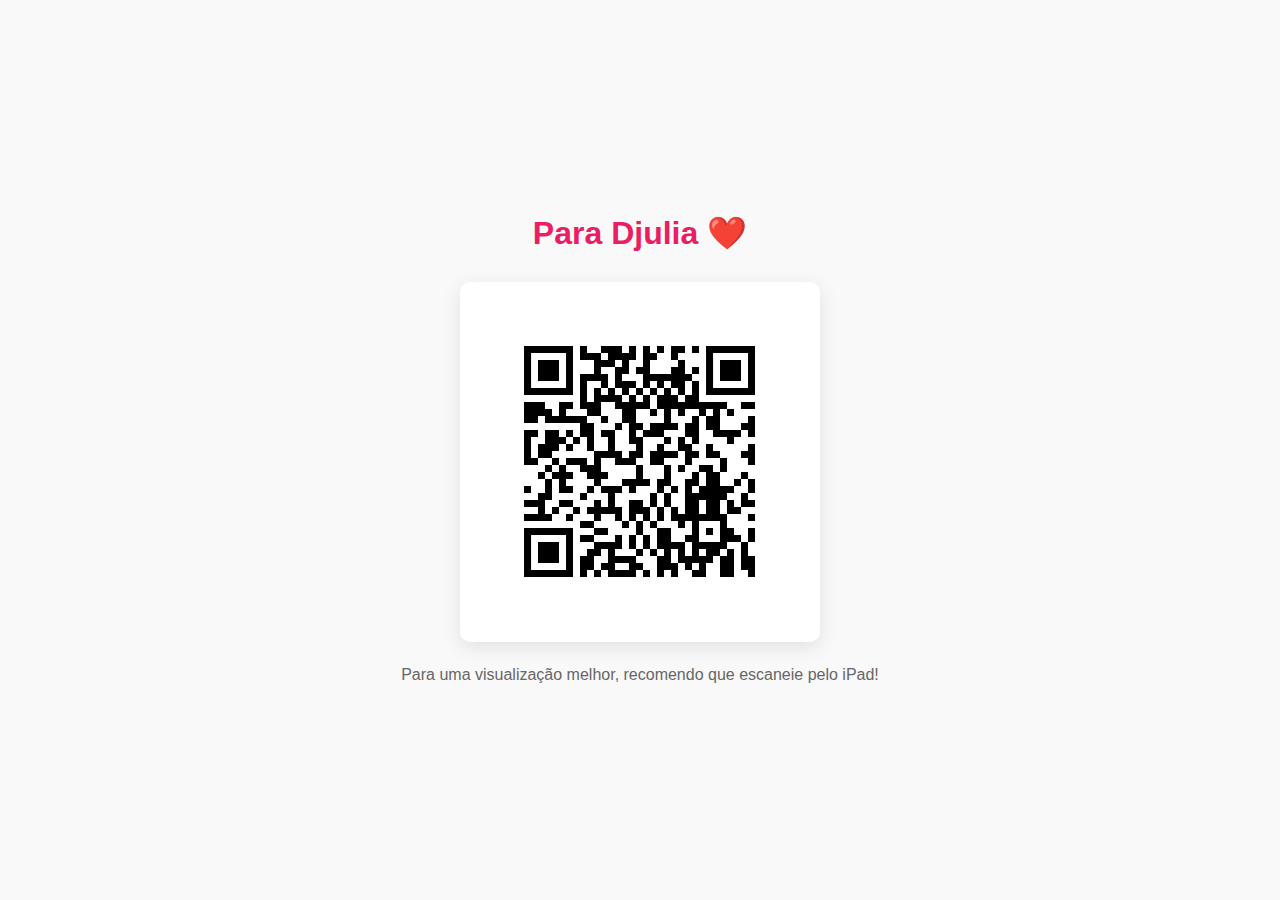
<file: index.html>
<!DOCTYPE html>
<html lang="pt-BR">
<head>
    <meta charset="UTF-8">
    <meta name="viewport" content="width=device-width, initial-scale=1.0">
    <title>Para Djulia</title>
    <link rel="stylesheet" href="index.css">
</head>
<body>
    <h1>Para Djulia ❤️</h1>
    
    <div class="qr-container">
        <img src="images/qrcode.png" alt="Escaneie para conhecer a Djulia" class="qr-image">
    </div>
    
    <p>Para uma visualização melhor, recomendo que escaneie pelo iPad!</p>
</body>
</html>
</file>
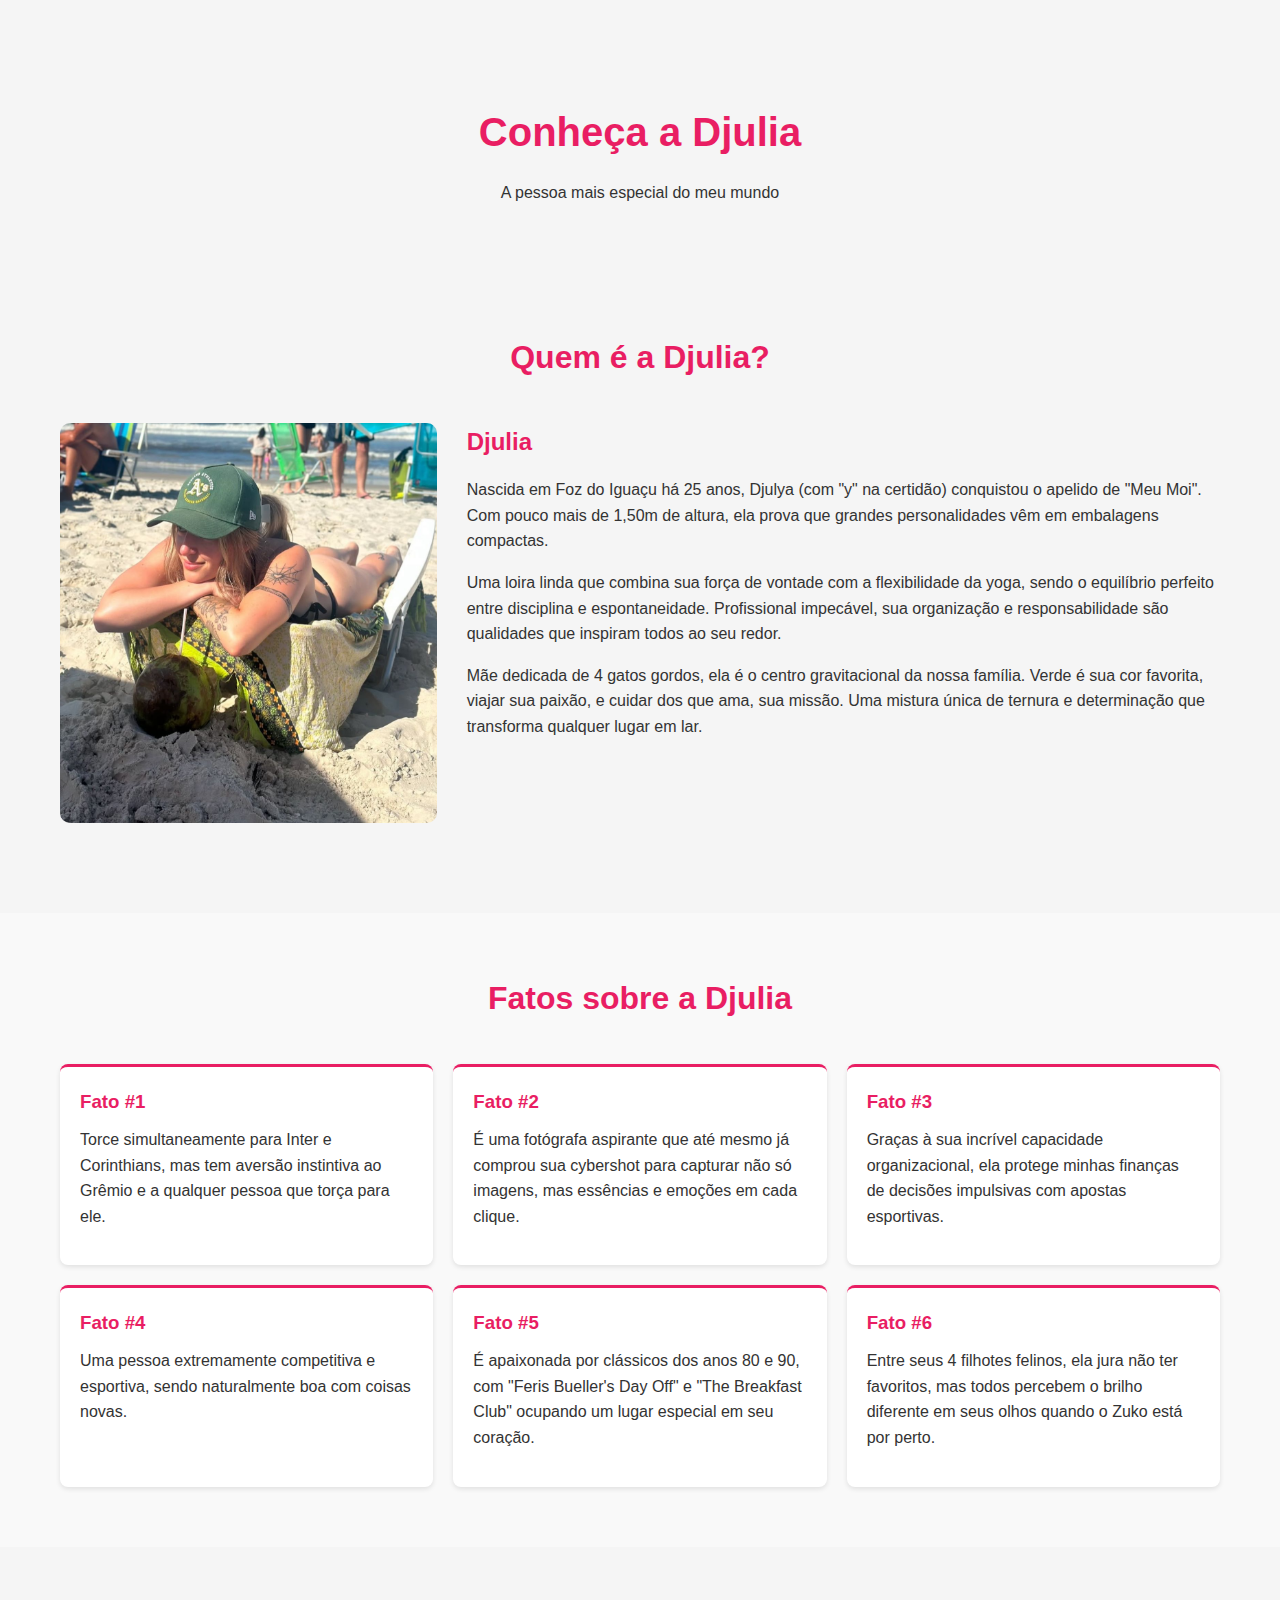
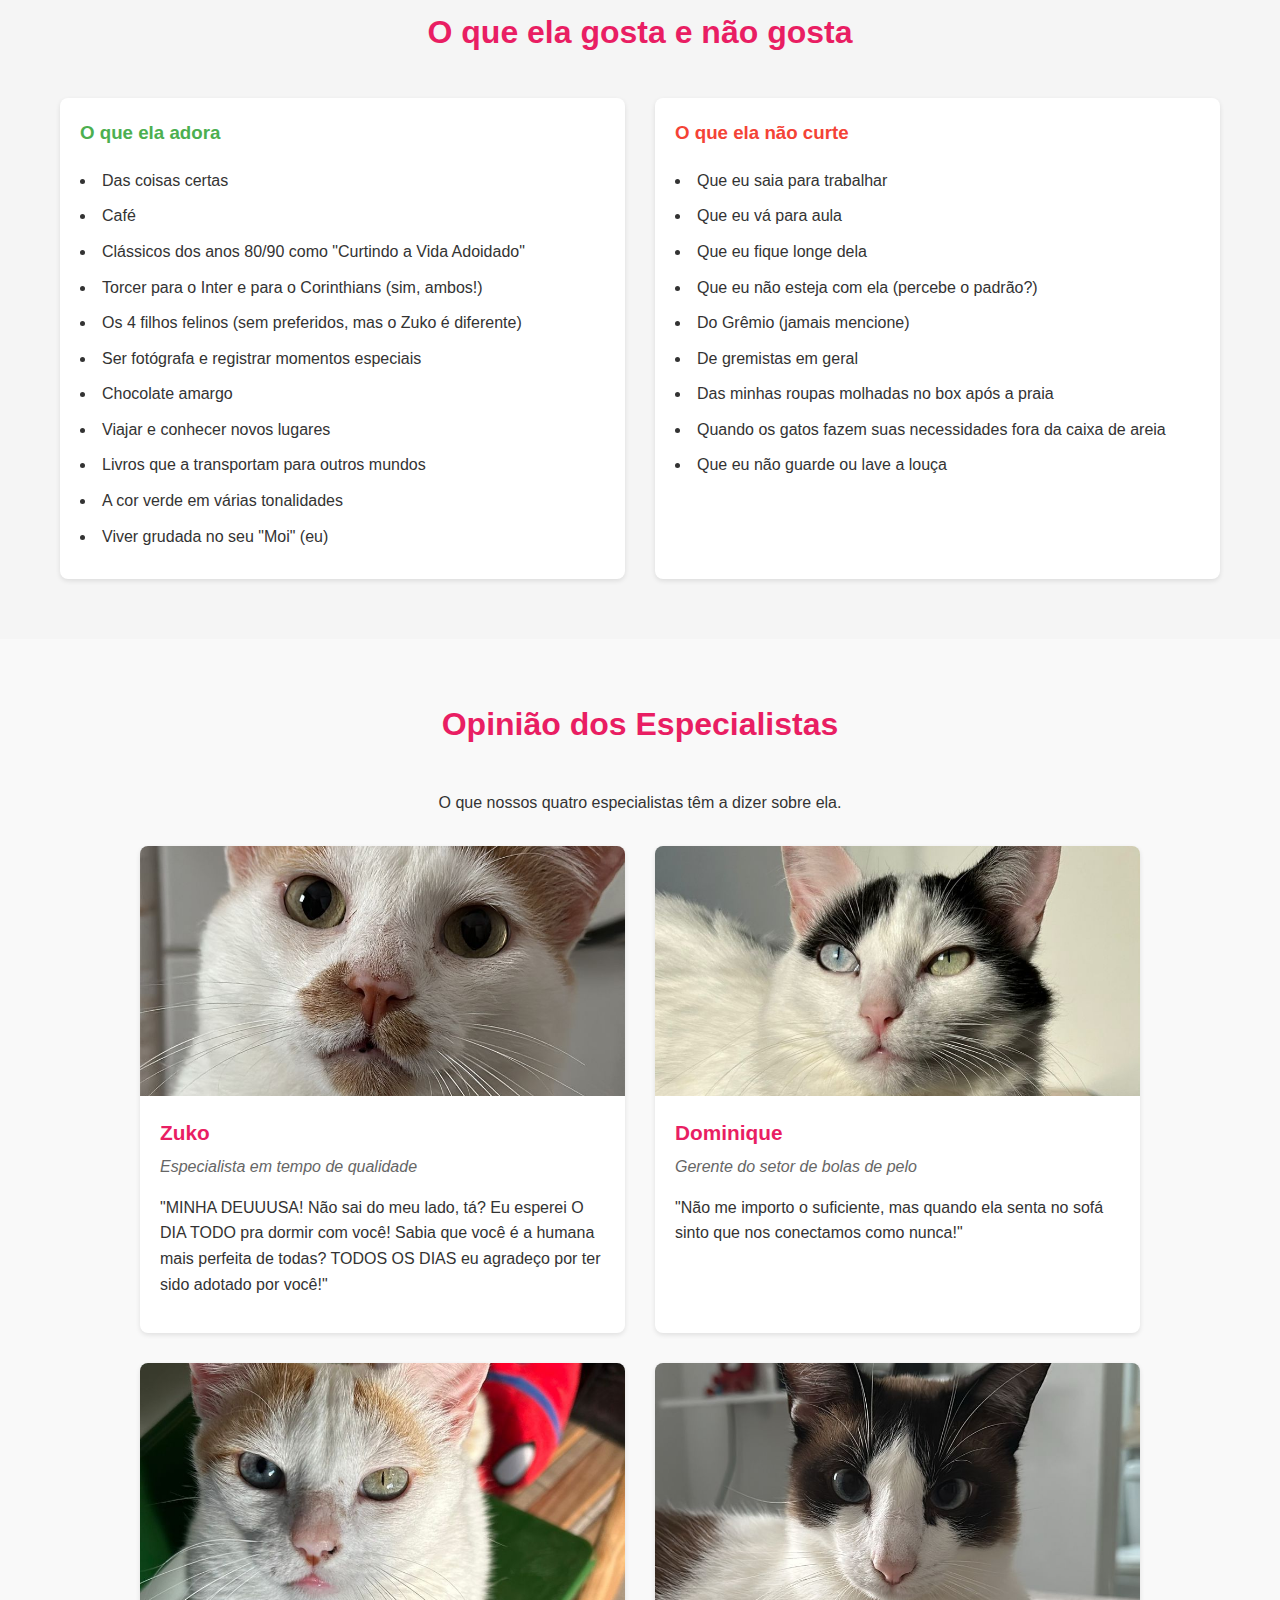
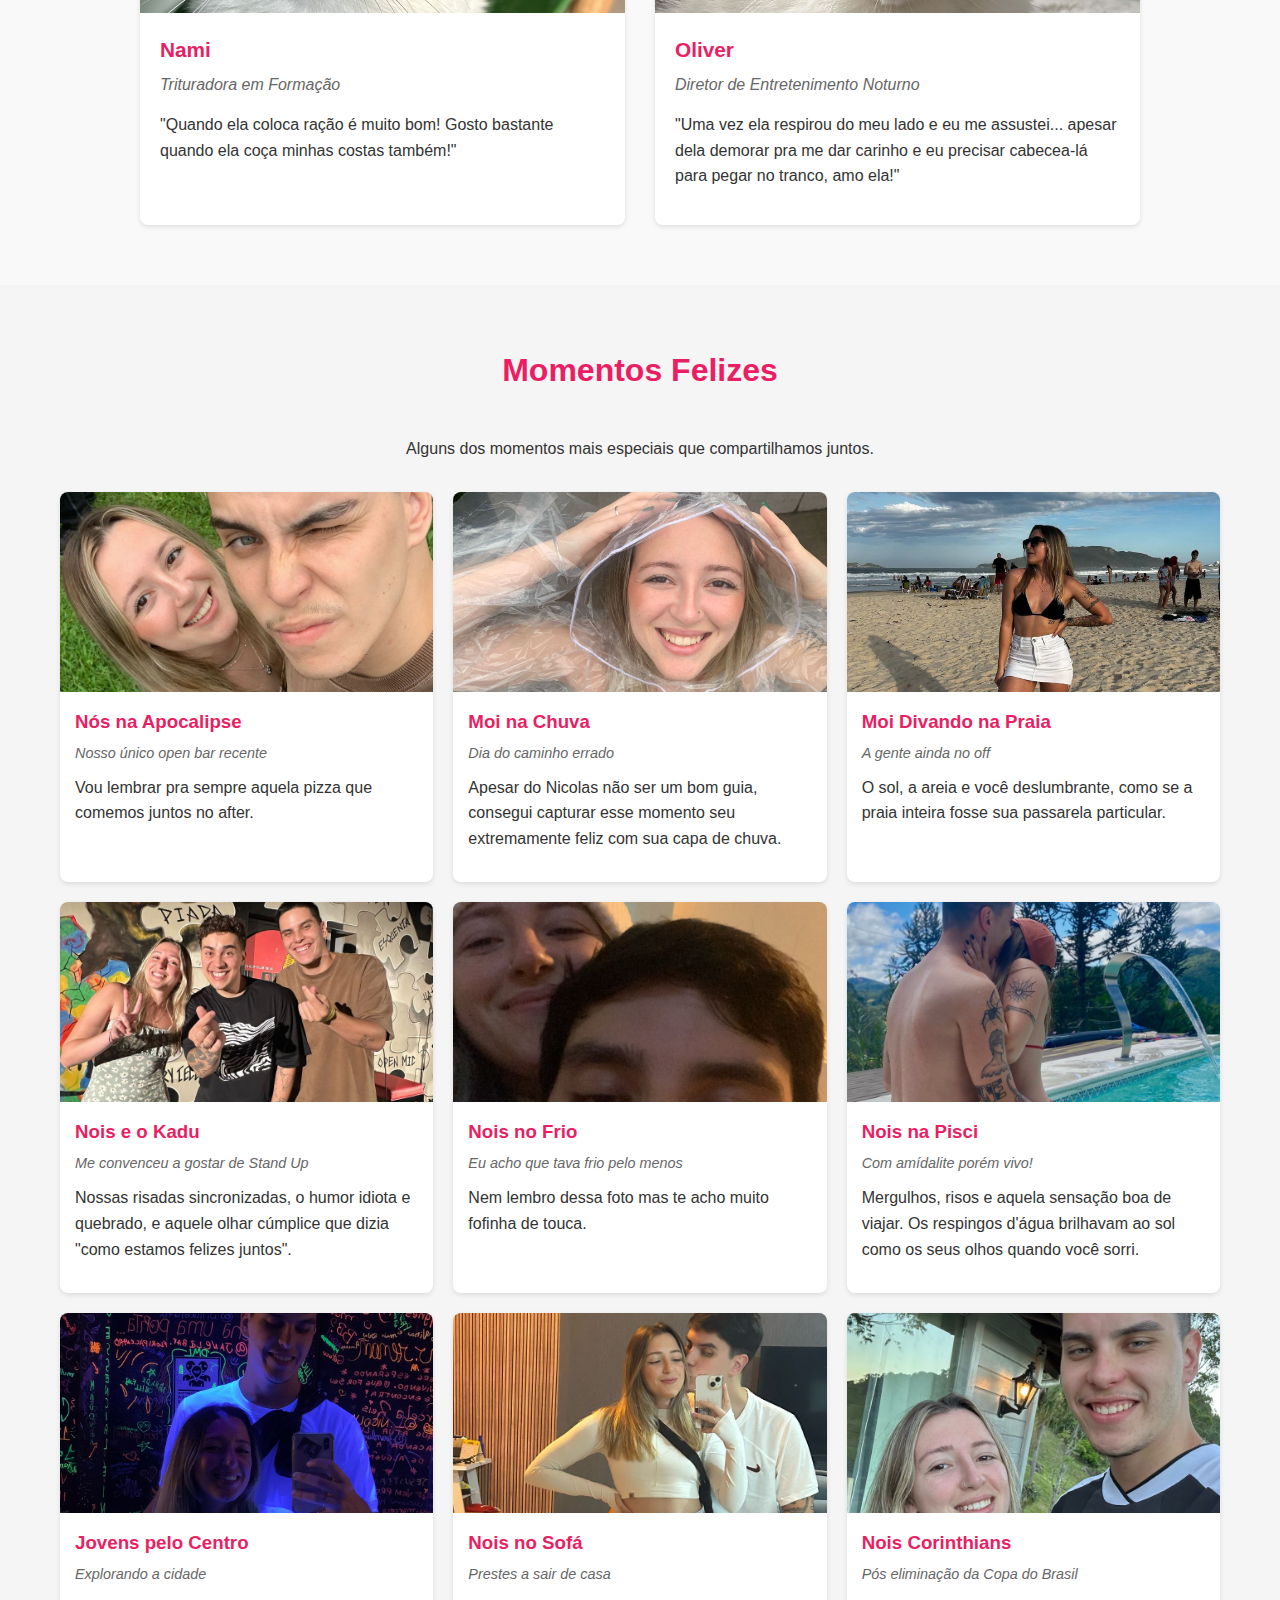
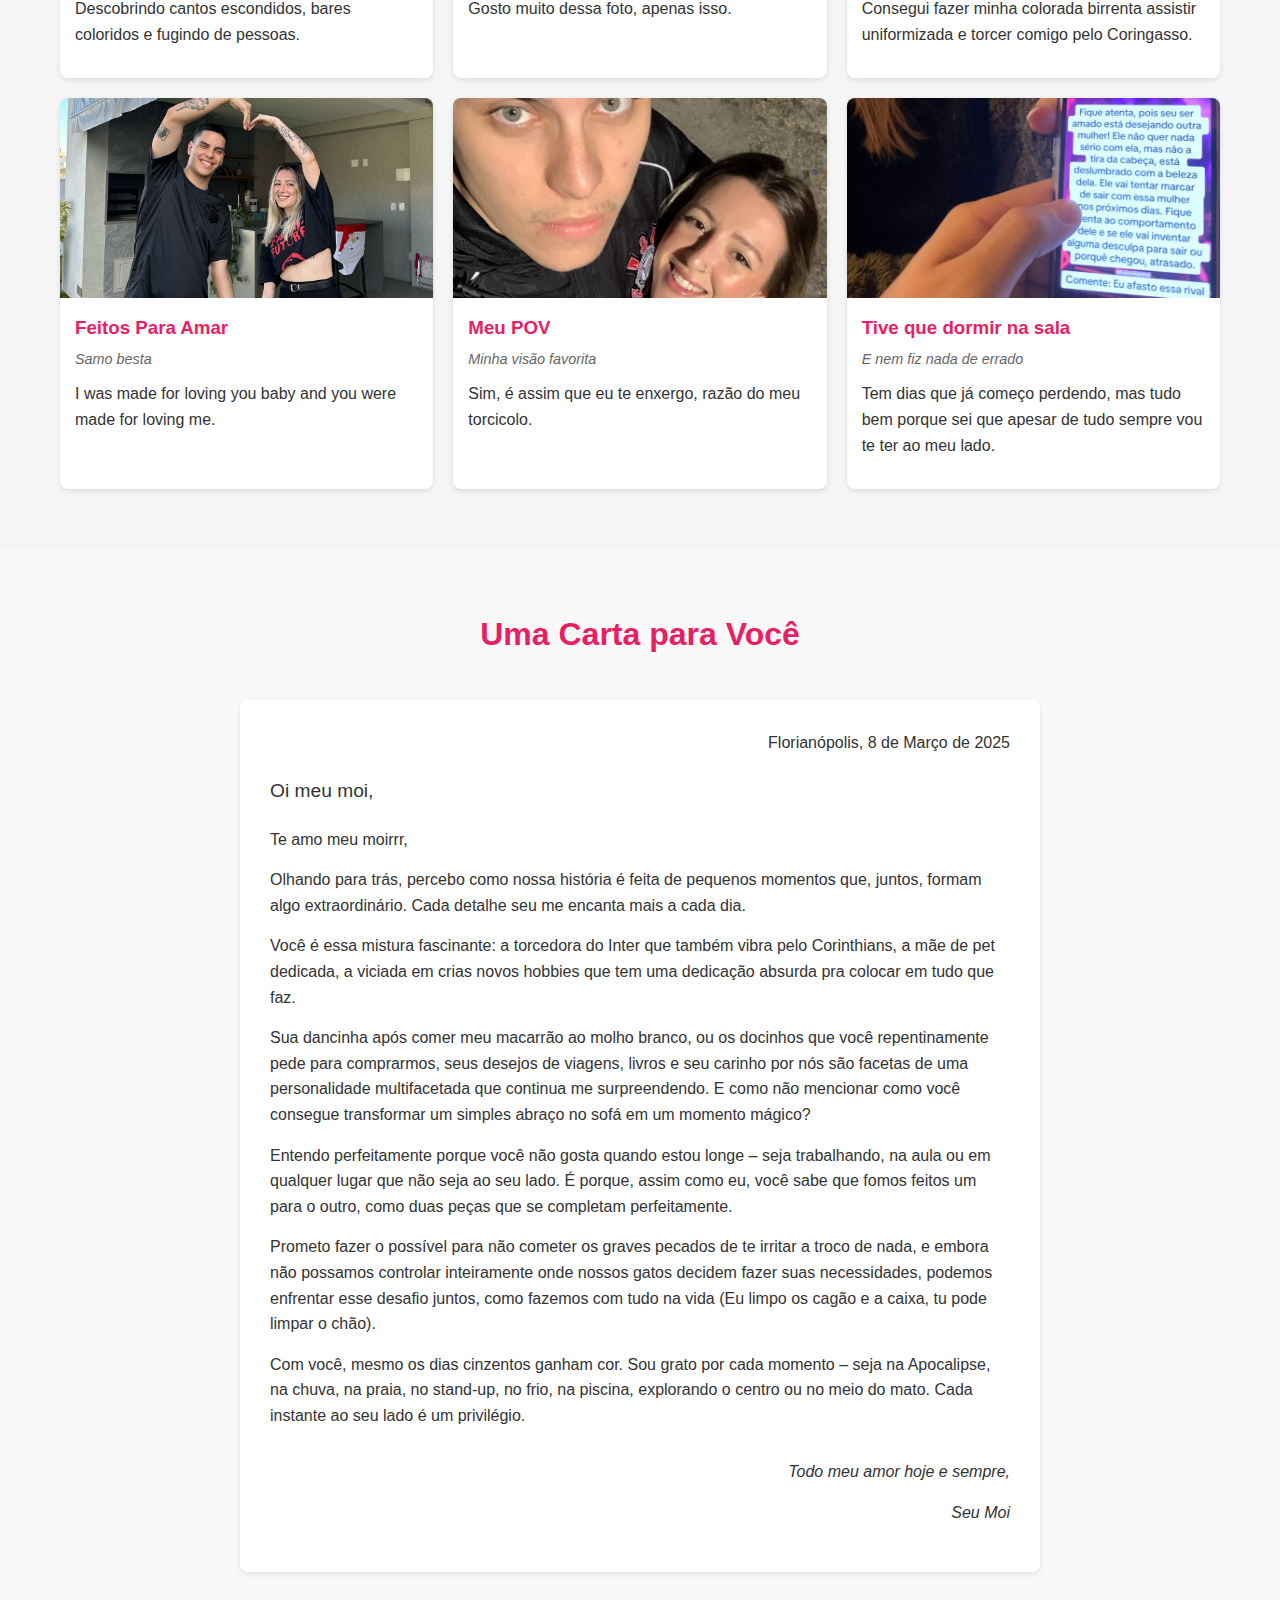
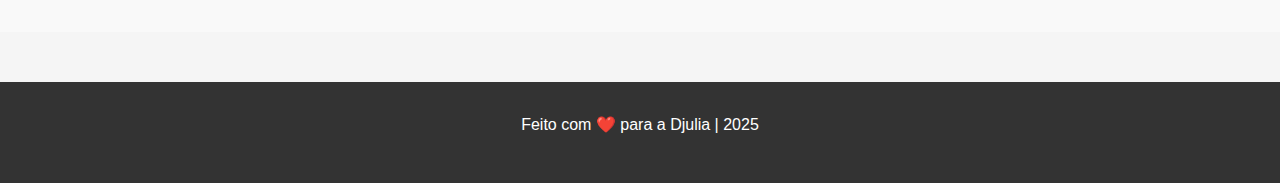
<file: moi.html>
<!DOCTYPE html>
<html lang="pt-BR">
<head>
    <meta charset="UTF-8">
    <meta name="viewport" content="width=device-width, initial-scale=1.0">
    <title>Conheça a Djulia</title>
    <link rel="stylesheet" href="moi.css">
</head>
<body>

    <!-- Header -->
    <header>
        <div class="container">
            <h1>Conheça a Djulia</h1>
            <p>A pessoa mais especial do meu mundo</p>
        </div>
    </header>

    <!-- Seção: Quem é a Djulia -->
    <section id="quem-e">
        <div class="container">
            <h2 class="section-title">Quem é a Djulia?</h2>
            
            <div class="profile">
                <div class="profile-image">
                    <img src="images/moi sol no cur.jpeg" alt="Djulia" class="img-position-center">
                </div>
                
                <div class="profile-content">
                    <h3>Djulia</h3>
                    <p>Nascida em Foz do Iguaçu há 25 anos, Djulya (com "y" na certidão) conquistou o apelido de "Meu Moi". Com pouco mais de 1,50m de altura, ela prova que grandes personalidades vêm em embalagens compactas.</p>
                    <p>Uma loira linda que combina sua força de vontade com a flexibilidade da yoga, sendo o equilíbrio perfeito entre disciplina e espontaneidade. Profissional impecável, sua organização e responsabilidade são qualidades que inspiram todos ao seu redor.</p>
                    <p>Mãe dedicada de 4 gatos gordos, ela é o centro gravitacional da nossa família. Verde é sua cor favorita, viajar sua paixão, e cuidar dos que ama, sua missão. Uma mistura única de ternura e determinação que transforma qualquer lugar em lar.</p>
                </div>
            </div>
        </div>
    </section>

    <!-- Seção: Fatos sobre ela -->
    <section id="fatos" style="background-color: #f9f9f9;">
        <div class="container">
            <h2 class="section-title">Fatos sobre a Djulia</h2>
            
            <div class="fatos-container">
                <div class="fato-card">
                    <h3>Fato #1</h3>
                    <p>Torce simultaneamente para Inter e Corinthians, mas tem aversão instintiva ao Grêmio e a qualquer pessoa que torça para ele.</p>
                </div>
                
                <div class="fato-card">
                    <h3>Fato #2</h3>
                    <p>É uma fotógrafa aspirante que até mesmo já comprou sua cybershot para capturar não só imagens, mas essências e emoções em cada clique.</p>
                </div>
                
                <div class="fato-card">
                    <h3>Fato #3</h3>
                    <p>Graças à sua incrível capacidade organizacional, ela protege minhas finanças de decisões impulsivas com apostas esportivas.</p>
                </div>
                
                <div class="fato-card">
                    <h3>Fato #4</h3>
                    <p>Uma pessoa extremamente competitiva e esportiva, sendo naturalmente boa com coisas novas.</p>
                </div>
                
                <div class="fato-card">
                    <h3>Fato #5</h3>
                    <p>É apaixonada por clássicos dos anos 80 e 90, com "Feris Bueller's Day Off" e "The Breakfast Club" ocupando um lugar especial em seu coração.</p>
                </div>
                
                <div class="fato-card">
                    <h3>Fato #6</h3>
                    <p>Entre seus 4 filhotes felinos, ela jura não ter favoritos, mas todos percebem o brilho diferente em seus olhos quando o Zuko está por perto.</p>
                </div>
            </div>
        </div>
    </section>

    <!-- Seção: O que gosta e não gosta -->
    <section id="gostos">
        <div class="container">
            <h2 class="section-title">O que ela gosta e não gosta</h2>
            
            <div class="gostos-container">
                <div class="gosta">
                    <h3>O que ela adora</h3>
                    <ul class="lista-gostos">
                        <li>Das coisas certas</li>
                        <li>Café</li>
                        <li>Clássicos dos anos 80/90 como "Curtindo a Vida Adoidado"</li>
                        <li>Torcer para o Inter e para o Corinthians (sim, ambos!)</li>
                        <li>Os 4 filhos felinos (sem preferidos, mas o Zuko é diferente)</li>
                        <li>Ser fotógrafa e registrar momentos especiais</li>
                        <li>Chocolate amargo</li>
                        <li>Viajar e conhecer novos lugares</li>
                        <li>Livros que a transportam para outros mundos</li>
                        <li>A cor verde em várias tonalidades</li>
                        <li>Viver grudada no seu "Moi" (eu)</li>
                    </ul>
                </div>
                
                <div class="nao-gosta">
                    <h3>O que ela não curte</h3>
                    <ul class="lista-gostos">
                        <li>Que eu saia para trabalhar</li>
                        <li>Que eu vá para aula</li>
                        <li>Que eu fique longe dela</li>
                        <li>Que eu não esteja com ela (percebe o padrão?)</li>
                        <li>Do Grêmio (jamais mencione)</li>
                        <li>De gremistas em geral</li>
                        <li>Das minhas roupas molhadas no box após a praia</li>
                        <li>Quando os gatos fazem suas necessidades fora da caixa de areia</li>
                        <li>Que eu não guarde ou lave a louça</li>
                    </ul>
                </div>
            </div>
        </div>
    </section>

    <!-- Seção: Opinião dos Especialistas (Gatos) -->
    <section id="especialistas" style="background-color: #f9f9f9;">
        <div class="container">
            <h2 class="section-title">Opinião dos Especialistas</h2>
            <p style="text-align: center; margin-bottom: 30px;">O que nossos quatro especialistas têm a dizer sobre ela.</p>
            
            <div class="especialistas-container">
                <div class="especialista-card">
                    <img src="images/zuk.jpeg" alt="Zuko" class="especialista-img" id="zuko-img">
                    <div class="especialista-content">
                        <h3 class="especialista-nome">Zuko</h3>
                        <p class="especialista-titulo">Especialista em tempo de qualidade</p>
                        <p>"MINHA DEUUUSA! Não sai do meu lado, tá? Eu esperei O DIA TODO pra dormir com você! Sabia que você é a humana mais perfeita de todas? TODOS OS DIAS eu agradeço por ter sido adotado por você!"</p>
                    </div>
                </div>
                
                <div class="especialista-card">
                    <img src="images/moniq.jpeg" alt="Dominique" class="especialista-img" id="dominique-img">
                    <div class="especialista-content">
                        <h3 class="especialista-nome">Dominique</h3>
                        <p class="especialista-titulo">Gerente do setor de bolas de pelo</p>
                        <p>"Não me importo o suficiente, mas quando ela senta no sofá sinto que nos conectamos como nunca!"</p>
                    </div>
                </div>
                
                <div class="especialista-card">
                    <img src="images/nonna.jpeg" alt="Nami" class="especialista-img" id="nami-img">
                    <div class="especialista-content">
                        <h3 class="especialista-nome">Nami</h3>
                        <p class="especialista-titulo">Trituradora em Formação</p>
                        <p>"Quando ela coloca ração é muito bom! Gosto bastante quando ela coça minhas costas também!"</p>
                    </div>
                </div>
                
                <div class="especialista-card">
                    <img src="images/opiley.jpeg" alt="Oliver" class="especialista-img" id="oliver-img">
                    <div class="especialista-content">
                        <h3 class="especialista-nome">Oliver</h3>
                        <p class="especialista-titulo">Diretor de Entretenimento Noturno</p>
                        <p>"Uma vez ela respirou do meu lado e eu me assustei... apesar dela demorar pra me dar carinho e eu precisar cabecea-lá para pegar no tranco, amo ela!"</p>
                    </div>
                </div>
        </div>
    </section>

    <!-- Seção: Momentos Felizes -->
    <section id="momentos">
        <div class="container">
            <h2 class="section-title">Momentos Felizes</h2>
            <p style="text-align: center; margin-bottom: 30px;">Alguns dos momentos mais especiais que compartilhamos juntos.</p>
            
            <div class="momentos-container">
                <div class="momento-card">
                    <div class="momento-img-container">
                        <img src="images/mois apoca.jpeg" alt="Apocalipse" class="momento-img" id="apocalipse-img">
                    </div>
                    <div class="momento-content">
                        <h3 class="momento-titulo">Nós na Apocalipse</h3>
                        <p class="momento-data">Nosso único open bar recente</p>
                        <p>Vou lembrar pra sempre aquela pizza que comemos juntos no after.</p>
                    </div>
                </div>
                
                <div class="momento-card">
                    <div class="momento-img-container">
                        <img src="images/moi chuva.jpeg" alt="Chuva" class="momento-img" id="chuva-img">
                    </div>
                    <div class="momento-content">
                        <h3 class="momento-titulo">Moi na Chuva</h3>
                        <p class="momento-data">Dia do caminho errado</p>
                        <p>Apesar do Nicolas não ser um bom guia, consegui capturar esse momento seu extremamente feliz com sua capa de chuva.</p>
                    </div>
                </div>
                
                <div class="momento-card">
                    <div class="momento-img-container">
                        <img src="images/moi praia de pe.jpeg" alt="Praia" class="momento-img" id="praia-img">
                    </div>
                    <div class="momento-content">
                        <h3 class="momento-titulo">Moi Divando na Praia</h3>
                        <p class="momento-data">A gente ainda no off</p>
                        <p>O sol, a areia e você deslumbrante, como se a praia inteira fosse sua passarela particular.</p>
                    </div>
                </div>
                
                <div class="momento-card">
                    <div class="momento-img-container">
                        <img src="images/kadu.jpeg" alt="Stand Up" class="momento-img" id="kadu-img">
                    </div>
                    <div class="momento-content">
                        <h3 class="momento-titulo">Nois e o Kadu</h3>
                        <p class="momento-data">Me convenceu a gostar de Stand Up</p>
                        <p>Nossas risadas sincronizadas, o humor idiota e quebrado, e aquele olhar cúmplice que dizia "como estamos felizes juntos".</p>
                    </div>
                </div>
                
                <div class="momento-card">
                    <div class="momento-img-container">
                        <img src="images/mois friu.jpeg" alt="Abraço" class="momento-img" id="frio-img">
                    </div>
                    <div class="momento-content">
                        <h3 class="momento-titulo">Nois no Frio</h3>
                        <p class="momento-data">Eu acho que tava frio pelo menos</p>
                        <p>Nem lembro dessa foto mas te acho muito fofinha de touca.</p>
                    </div>
                </div>
                
                <div class="momento-card">
                    <div class="momento-img-container">
                        <img src="images/mois piscina anita.jpeg" alt="Piscina" class="momento-img" id="pisci-img">
                    </div>
                    <div class="momento-content">
                        <h3 class="momento-titulo">Nois na Pisci</h3>
                        <p class="momento-data">Com amídalite porém vivo!</p>
                        <p>Mergulhos, risos e aquela sensação boa de viajar. Os respingos d'água brilhavam ao sol como os seus olhos quando você sorri.</p>
                    </div>
                </div>
                
                <div class="momento-card">
                    <div class="momento-img-container">
                        <img src="images/mois reluzentes.jpeg" alt="Centro" class="momento-img" id="centro-img">
                    </div>
                    <div class="momento-content">
                        <h3 class="momento-titulo">Jovens pelo Centro</h3>
                        <p class="momento-data">Explorando a cidade</p>
                        <p>Descobrindo cantos escondidos, bares coloridos e fugindo de pessoas.</p>
                    </div>
                </div>
                
                <div class="momento-card">
                    <div class="momento-img-container">
                        <img src="images/mois sofa besos.jpeg" alt="Sofá" class="momento-img" id="sofa-img">
                    </div>
                    <div class="momento-content">
                        <h3 class="momento-titulo">Nois no Sofá</h3>
                        <p class="momento-data">Prestes a sair de casa</p>
                        <p>Gosto muito dessa foto, apenas isso.</p>
                    </div>
                </div>
                
                <div class="momento-card">
                    <div class="momento-img-container">
                        <img src="images/mois corinthas.jpeg" alt="Corinthians" class="momento-img" id="corinthians-img">
                    </div>
                    <div class="momento-content">
                        <h3 class="momento-titulo">Nois Corinthians</h3>
                        <p class="momento-data">Pós eliminação da Copa do Brasil</p>
                        <p>Consegui fazer minha colorada birrenta assistir uniformizada e torcer comigo pelo Coringasso.</p>
                    </div>
                </div>
                
                <div class="momento-card">
                    <div class="momento-img-container">
                        <img src="images/mois moys.jpeg" alt="Amor" class="momento-img" id="amar-img">
                    </div>
                    <div class="momento-content">
                        <h3 class="momento-titulo">Feitos Para Amar</h3>
                        <p class="momento-data">Samo besta</p>
                        <p>I was made for loving you baby and you were made for loving me.</p>
                    </div>
                </div>
                
                <div class="momento-card">
                    <div class="momento-img-container">
                        <img src="images/mois pov 2m.jpeg" alt="POV" class="momento-img" id="pov-img">
                    </div>
                    <div class="momento-content">
                        <h3 class="momento-titulo">Meu POV</h3>
                        <p class="momento-data">Minha visão favorita</p>
                        <p>Sim, é assim que eu te enxergo, razão do meu torcicolo.</p>
                    </div>
                </div>
    
                <div class="momento-card">
                    <div class="momento-img-container">
                        <img src="images/moi dormi na sala.jpeg" alt="Me dei mal" class="momento-img" id="sala-img">
                    </div>
                    <div class="momento-content">
                        <h3 class="momento-titulo">Tive que dormir na sala</h3>
                        <p class="momento-data">E nem fiz nada de errado</p>
                        <p>Tem dias que já começo perdendo, mas tudo bem porque sei que apesar de tudo sempre vou te ter ao meu lado.</p>
                    </div>
                </div>
            </div>
        </div>
    </section>

    <!-- Seção: Carta -->
    <section id="carta" style="background-color: #f9f9f9;">
        <div class="container">
            <h2 class="section-title">Uma Carta para Você</h2>
            
            <div class="carta-container">
                <div class="carta-data">
                    <p>Florianópolis, 8 de Março de 2025</p>
                </div>
                
                <div class="carta-saudacao">
                    <p>Oi meu moi,</p>
                </div>
                
                <div class="carta-conteudo">
                    <p>Te amo meu moirrr,</p>
                    
                    <p>Olhando para trás, percebo como nossa história é feita de pequenos momentos que, juntos, formam algo extraordinário. Cada detalhe seu me encanta mais a cada dia.</p>
                    
                    <p>Você é essa mistura fascinante: a torcedora do Inter que também vibra pelo Corinthians, a mãe de pet dedicada, a viciada em crias novos hobbies que tem uma dedicação absurda pra colocar em tudo que faz.</p>
                    
                    <p>Sua dancinha após comer meu macarrão ao molho branco, ou os docinhos que você repentinamente pede para comprarmos, seus desejos de viagens, livros e seu carinho por nós são facetas de uma personalidade multifacetada que continua me surpreendendo. E como não mencionar como você consegue transformar um simples abraço no sofá em um momento mágico?</p>
                    
                    <p>Entendo perfeitamente porque você não gosta quando estou longe – seja trabalhando, na aula ou em qualquer lugar que não seja ao seu lado. É porque, assim como eu, você sabe que fomos feitos um para o outro, como duas peças que se completam perfeitamente.</p>
                    
                    <p>Prometo fazer o possível para não cometer os graves pecados de te irritar a troco de nada, e embora não possamos controlar inteiramente onde nossos gatos decidem fazer suas necessidades, podemos enfrentar esse desafio juntos, como fazemos com tudo na vida (Eu limpo os cagão e a caixa, tu pode limpar o chão).</p>
                    
                    <p>Com você, mesmo os dias cinzentos ganham cor. Sou grato por cada momento – seja na Apocalipse, na chuva, na praia, no stand-up, no frio, na piscina, explorando o centro ou no meio do mato. Cada instante ao seu lado é um privilégio.</p>
                </div>
                
                <div class="carta-assinatura">
                    <p>Todo meu amor hoje e sempre,</p>
                    <p>Seu Moi</p>
                </div>
            </div>
        </div>
    </section>

    <!-- Footer -->
    <footer>
        <div class="container">
            <p>Feito com ❤️ para a Djulia | 2025</p>
        </div>
    </footer>

    <!-- Script para garantir rolagem suave -->
    <script>
        // Script para rolagem suave ao clicar nos links do menu
        document.querySelectorAll('a[href^="#"]').forEach(anchor => {
            anchor.addEventListener('click', function (e) {
                e.preventDefault();
                
                document.querySelector(this.getAttribute('href')).scrollIntoView({
                    behavior: 'smooth'
                });
            });
        });

        // Script para o botão
document.addEventListener('DOMContentLoaded', function() {
    const menuToggle = document.getElementById('menuToggle');
    const navLinks = document.querySelector('.nav-links');
    
    // Alterna entre mostrar e esconder o menu
    menuToggle.addEventListener('click', function() {
        navLinks.classList.toggle('active');
        // Alterna o texto do botão
        this.textContent = navLinks.classList.contains('active') ? 'FECHAR' : 'MENU';
    });
    
    // Fecha o menu quando um link é clicado
    document.querySelectorAll('.nav-link').forEach(link => {
        link.addEventListener('click', function() {
            navLinks.classList.remove('active');
            menuToggle.textContent = 'MENU';
        });
    });
});
    </script>
    
</body>
</html>
</file>
<file: index.css>
body {
    font-family: Arial, sans-serif;
    background-color: #f9f9f9;
    display: flex;
    flex-direction: column;
    align-items: center;
    justify-content: center;
    height: 100vh;
    margin: 0;
    text-align: center;
}

.qr-container {
    background-color: white;
    padding: 30px;
    border-radius: 10px;
    box-shadow: 0 5px 20px rgba(0,0,0,0.1);
    width: 300px;
    height: 300px;
    display: flex;
    align-items: center;
    justify-content: center;
}

h1 {
    color: #e91e63;
    margin-bottom: 30px;
}

p {
    max-width: 500px;
    margin: 20px auto;
    color: #666;
    line-height: 1.6;
}
</file>
<file: moi.css>
:root {
    --bg-color: #f5f5f5;
    --text-color: #333;
    --accent-color: #e91e63;
    --section-bg: #fff;
}

* {
    margin: 0;
    padding: 0;
    box-sizing: border-box;
}

body {
    font-family: Arial, sans-serif;
    background-color: var(--bg-color);
    color: var(--text-color);
    line-height: 1.6;
    scroll-behavior: smooth;
}

.container {
    max-width: 1200px;
    margin: 0 auto;
    padding: 0 20px;
}

/* Elementos comuns */
h1 {
    font-size: 2.5rem;
    margin-bottom: 1rem;
    color: var(--accent-color);
}

p {
    margin-bottom: 1rem;
}

/* Cabeçalho e navegação */
header {
    text-align: center;
    padding: 100px 0 50px;
}

section {
    padding: 60px 0;
}

.section-title {
    text-align: center;
    font-size: 2rem;
    margin-bottom: 40px;
    color: var(--accent-color);
}

/* Seção Quem É */
.profile {
    display: flex;
    flex-wrap: wrap;
    gap: 30px;
    margin-bottom: 30px;
}

.profile-image {
    flex: 1;
    min-width: 300px;
    max-width: 400px;
    height: 400px;
    overflow: hidden;
    border-radius: 10px;
}

.profile-image img {
    width: 100%;
    height: 100%;
    object-fit: cover;
    object-position: center; /* posição padrão */
}

.profile-content {
    flex: 2;
    min-width: 300px;
}

.profile-content h3 {
    color: var(--accent-color);
    margin-bottom: 1rem;
    font-size: 1.5rem;
}

/* Seção Fatos */
.fatos-container {
    display: grid;
    grid-template-columns: repeat(auto-fill, minmax(300px, 1fr));
    gap: 20px;
}

.fato-card {
    background-color: var(--section-bg);
    padding: 20px;
    border-radius: 8px;
    box-shadow: 0 2px 5px rgba(0,0,0,0.1);
    border-top: 3px solid var(--accent-color);
}

.fato-card h3 {
    margin-bottom: 10px;
    color: var(--accent-color);
}

/* Seção Gostos */
.gostos-container {
    display: flex;
    flex-wrap: wrap;
    gap: 30px;
}

.gosta, .nao-gosta {
    flex: 1;
    min-width: 300px;
    background-color: var(--section-bg);
    padding: 20px;
    border-radius: 8px;
    box-shadow: 0 2px 5px rgba(0,0,0,0.1);
}

.gosta h3 {
    color: #4CAF50;
    margin-bottom: 15px;
}

.nao-gosta h3 {
    color: #F44336;
    margin-bottom: 15px;
}

.lista-gostos {
    list-style-position: inside;
    margin-top: 20px;
}

.lista-gostos li {
    margin-bottom: 10px;
}

/* Seção Especialistas */
.especialistas-container {
    display: grid;
    grid-template-columns: repeat(2, 1fr);
    gap: 30px;
    max-width: 1000px;
    margin: 0 auto;
}

.especialista-card {
    background-color: var(--section-bg);
    border-radius: 8px;
    overflow: hidden;
    box-shadow: 0 2px 5px rgba(0,0,0,0.1);
    height: 100%;
    display: flex;
    flex-direction: column;
}

.especialista-img {
    width: 100%;
    height: 250px;
    object-fit: cover;
    object-position: center; /* posição padrão */
}

.especialista-content {
    padding: 20px;
    flex-grow: 1;
}

.especialista-nome {
    margin-bottom: 5px;
    color: var(--accent-color);
    font-size: 1.3rem;
}

.especialista-titulo {
    font-style: italic;
    margin-bottom: 15px;
    font-size: 1rem;
    color: #666;
}

/* Seção Momentos */
.momentos-container {
    display: grid;
    grid-template-columns: repeat(auto-fill, minmax(300px, 1fr));
    gap: 20px;
}

.momento-card {
    background-color: var(--section-bg);
    border-radius: 8px;
    overflow: hidden;
    box-shadow: 0 2px 5px rgba(0,0,0,0.1);
    height: 100%;
    display: flex;
    flex-direction: column;
}

.momento-img-container {
    width: 100%;
    height: 200px;
    overflow: hidden;
}

.momento-img {
    width: 100%;
    height: 100%;
    object-fit: cover;
    object-position: center; /* posição padrão */
}

.momento-content {
    padding: 15px;
    flex-grow: 1;
}

.momento-titulo {
    margin-bottom: 5px;
    color: var(--accent-color);
}

.momento-data {
    font-style: italic;
    font-size: 0.9rem;
    color: #666;
    margin-bottom: 10px;
}

/* Classes de posicionamento para imagens */
.img-position-top {
    object-position: center top;
}

.img-position-bottom {
    object-position: center bottom;
}

.img-position-left {
    object-position: left center;
}

.img-position-right {
    object-position: right center;
}

.img-position-top-left {
    object-position: left top;
}

.img-position-top-right {
    object-position: right top;
}

.img-position-bottom-left {
    object-position: left bottom;
}

.img-position-bottom-right {
    object-position: right bottom;
}

/* Seção Carta */
.carta-container {
    max-width: 800px;
    margin: 0 auto;
    background-color: var(--section-bg);
    padding: 30px;
    border-radius: 8px;
    box-shadow: 0 2px 5px rgba(0,0,0,0.1);
}

.carta-data {
    text-align: right;
    margin-bottom: 20px;
}

.carta-saudacao {
    font-size: 1.2rem;
    margin-bottom: 20px;
}

.carta-conteudo p {
    margin-bottom: 15px;
}

.carta-assinatura {
    text-align: right;
    margin-top: 30px;
    font-style: italic;
}

/* Footer */
footer {
    text-align: center;
    padding: 30px 0;
    background-color: #333;
    color: white;
    margin-top: 50px;
}

/* Media Queries para Responsividade */
@media (max-width: 768px) {
    .nav-links {
        flex-direction: column;
        align-items: center;
    }
    
    .profile, .gostos-container {
        flex-direction: column;
    }
    
    .profile-image {
        max-width: 100%;
    }
    
    .especialistas-container {
        grid-template-columns: 1fr;
    }
}

/* Ajustes específicos para as imagens dos gatos */
#zuko-img {
    object-position: center 35%; /* Ajustado para centralizar o rosto do Zuko */
}

#dominique-img {
    object-position: center 35%; /* Ajustado para centralizar o rosto da Dominique */
}

#nami-img {
    object-position: center 30%; /* Ajustado para centralizar o rosto da Nami */
}

#oliver-img {
    object-position: center 30%; /* Ajustado para centralizar o rosto do Oliver */
}

/* Ajustes específicos para as imagens dos momentos */
#apocalipse-img {
    object-position: center 28%; /* Abaixado para mostrar vocês dois */
}

#chuva-img {
    object-position: center 35%; /* Mantido como estava */
}

#praia-img {
    object-position: center center; /* Mantido posição padrão */
}

#kadu-img {
    object-position: center center; /* Retornado à posição original */
}

#frio-img {
    object-position: center 50%; /* Subido para mostrar seu olho também */
}

#pisci-img {
    object-position: center 34%; /* Abaixado um pouco */
}

#centro-img {
    object-position: center 20%; /* Mantido como estava */
}

#sofa-img {
    object-position: center 28%; /* Abaixado mais um pouco */
}

#corinthians-img {
    object-position: center 40%; /* Abaixado para não cortar a Djulia */
}

#amar-img {
    object-position: center 60%; /* Retornado para posição mais próxima da original */
}

#pov-img {
    object-position: center 30%; /* Abaixado para mostrar seu olho também */
}

#sala-img {
    object-position: center 70%; /* Focado no texto do celular */
    transform: scale(1.5); /* Aumenta o zoom em 50% */
}
</file>
